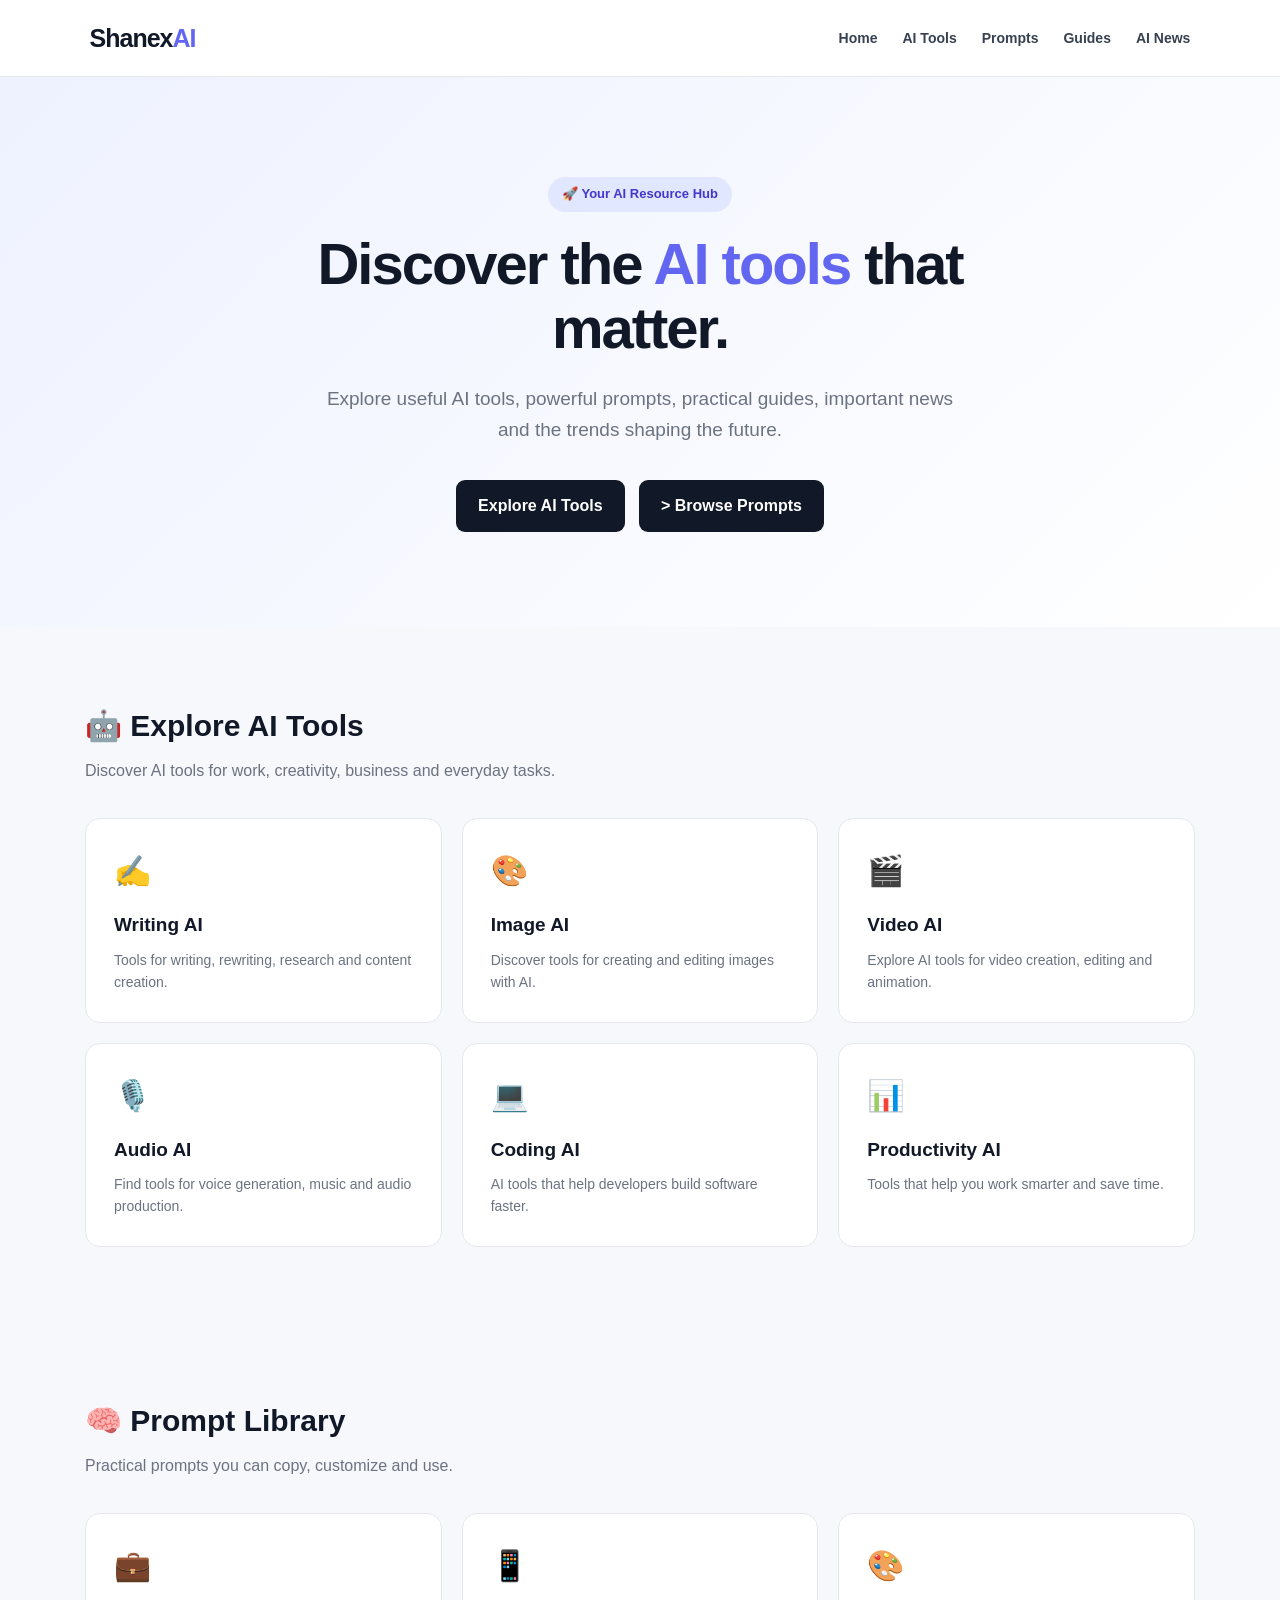
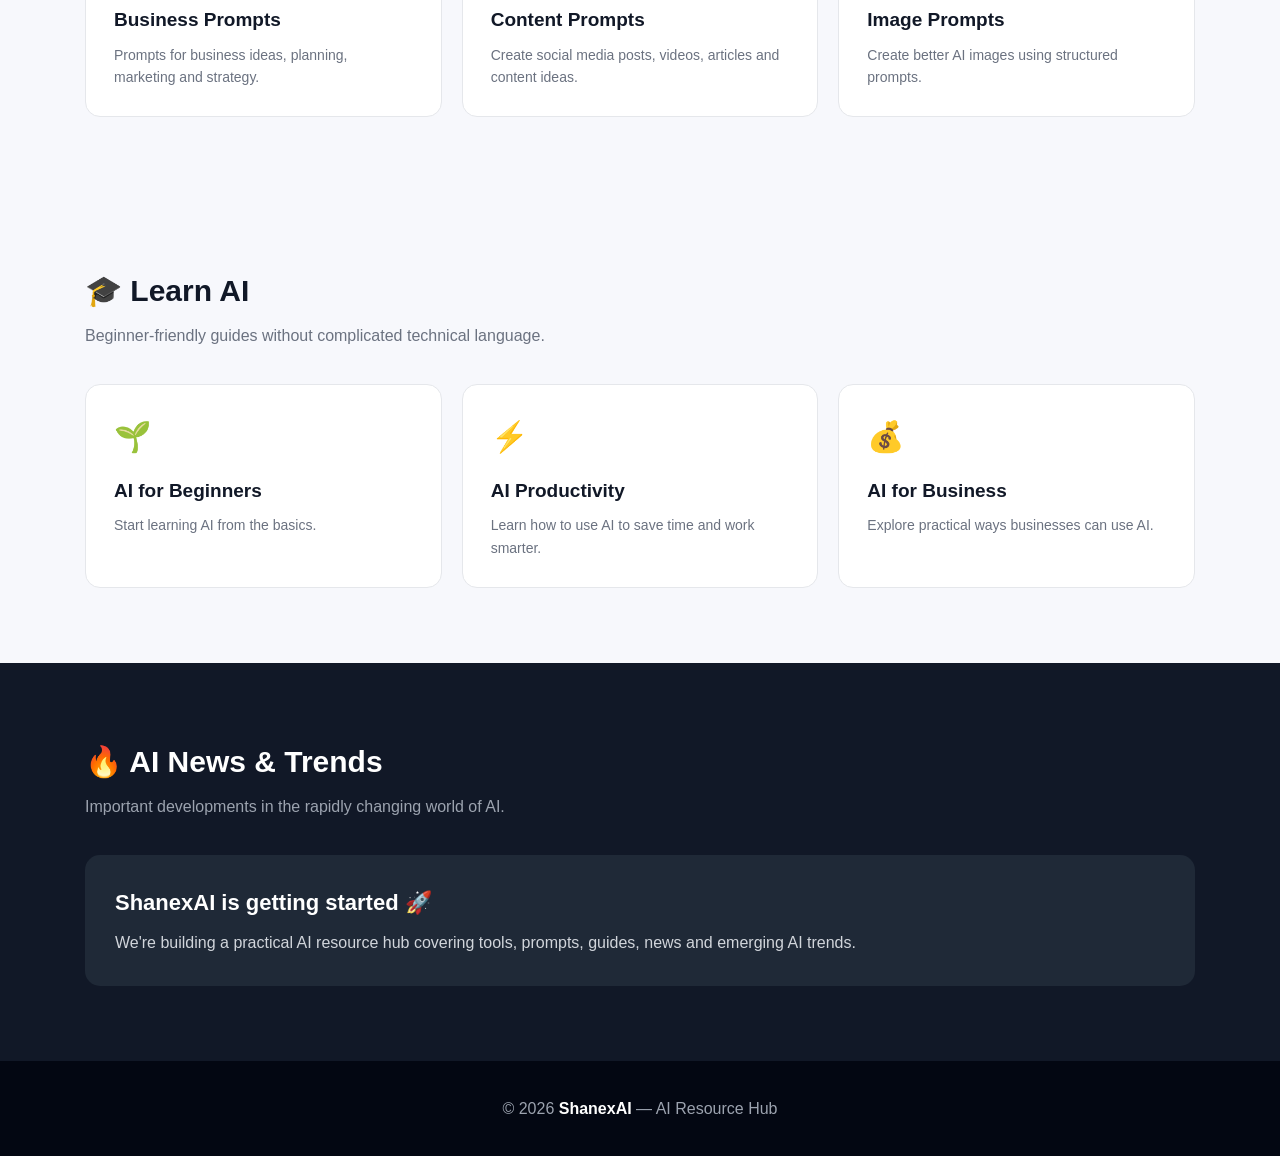
<file: index.html>
<!DOCTYPE html>
<html lang="en">

<head>

    <meta charset="UTF-8">

    <meta name="viewport" content="width=device-width, initial-scale=1.0">

    <title>ShanexAI — AI Resource Hub</title>

    <meta name="description"
        content="ShanexAI is an AI resource hub for discovering AI tools, prompts, guides, news and trends.">

    <link rel="stylesheet" href="css/style.css">

</head>


<body>


<!-- =========================
     HEADER
========================= -->

<header>

    <div class="logo">
        Shanex<span>AI</span>
    </div>

    <nav>

        <a href="#">Home</a>

        <a href="tools.html">AI Tools</a>

        <a href="prompts.html">Prompts</a>

        <a href="guides.html">Guides</a>

        <a href="news.html">AI News</a>

    </nav>

</header>


<!-- =========================
     HERO
========================= -->

<section class="hero">

    <div class="hero-label">
        🚀 Your AI Resource Hub
    </div>

    <h1>
        Discover the
        <span>AI tools</span>
        that matter.
    </h1>

    <p>
        Explore useful AI tools, powerful prompts, practical guides,
        important news and the trends shaping the future.
    </p>

    <div class="hero-buttons">

        <a href="#tools.html" class="button button-primary">
            Explore AI Tools
        </a>

        <a href="prompts.html" class="button button-primary">>
            Browse Prompts
        </a>

    </div>

</section>


<!-- =========================
     TOOLS
========================= -->

<section class="section" id="tools">

    <div class="section-header">

        <h2>🤖 Explore AI Tools</h2>

        <p>
            Discover AI tools for work, creativity, business and everyday tasks.
        </p>

    </div>


    <div class="cards">

        <div class="card">

            <div class="icon">✍️</div>

            <h3>Writing AI</h3>

            <p>
                Tools for writing, rewriting, research and content creation.
            </p>

        </div>


        <div class="card">

            <div class="icon">🎨</div>

            <h3>Image AI</h3>

            <p>
                Discover tools for creating and editing images with AI.
            </p>

        </div>


        <div class="card">

            <div class="icon">🎬</div>

            <h3>Video AI</h3>

            <p>
                Explore AI tools for video creation, editing and animation.
            </p>

        </div>


        <div class="card">

            <div class="icon">🎙️</div>

            <h3>Audio AI</h3>

            <p>
                Find tools for voice generation, music and audio production.
            </p>

        </div>


        <div class="card">

            <div class="icon">💻</div>

            <h3>Coding AI</h3>

            <p>
                AI tools that help developers build software faster.
            </p>

        </div>


        <div class="card">

            <div class="icon">📊</div>

            <h3>Productivity AI</h3>

            <p>
                Tools that help you work smarter and save time.
            </p>

        </div>

    </div>

</section>


<!-- =========================
     PROMPTS
========================= -->

<section class="section" id="prompts">

    <div class="section-header">

        <h2>🧠 Prompt Library</h2>

        <p>
            Practical prompts you can copy, customize and use.
        </p>

    </div>


    <div class="cards">

        <div class="card">

            <div class="icon">💼</div>

            <h3>Business Prompts</h3>

            <p>
                Prompts for business ideas, planning, marketing and strategy.
            </p>

        </div>


        <div class="card">

            <div class="icon">📱</div>

            <h3>Content Prompts</h3>

            <p>
                Create social media posts, videos, articles and content ideas.
            </p>

        </div>


        <div class="card">

            <div class="icon">🎨</div>

            <h3>Image Prompts</h3>

            <p>
                Create better AI images using structured prompts.
            </p>

        </div>

    </div>

</section>


<!-- =========================
     GUIDES
========================= -->

<section class="section" id="guides">

    <div class="section-header">

        <h2>🎓 Learn AI</h2>

        <p>
            Beginner-friendly guides without complicated technical language.
        </p>

    </div>


    <div class="cards">

        <div class="card">

            <div class="icon">🌱</div>

            <h3>AI for Beginners</h3>

            <p>
                Start learning AI from the basics.
            </p>

        </div>


        <div class="card">

            <div class="icon">⚡</div>

            <h3>AI Productivity</h3>

            <p>
                Learn how to use AI to save time and work smarter.
            </p>

        </div>


        <div class="card">

            <div class="icon">💰</div>

            <h3>AI for Business</h3>

            <p>
                Explore practical ways businesses can use AI.
            </p>

        </div>

    </div>

</section>


<!-- =========================
     NEWS
========================= -->

<section class="featured" id="news">

    <div class="section">

        <div class="section-header">

            <h2>🔥 AI News & Trends</h2>

            <p>
                Important developments in the rapidly changing world of AI.
            </p>

        </div>


        <div class="featured-card">

            <h3>
                ShanexAI is getting started 🚀
            </h3>

            <p>
                We're building a practical AI resource hub covering
                tools, prompts, guides, news and emerging AI trends.
            </p>

        </div>

    </div>

</section>


<!-- =========================
     FOOTER
========================= -->

<footer>

    <p>
        © 2026 <strong>ShanexAI</strong> — AI Resource Hub
    </p>

</footer>


</body>

</html>
</file>
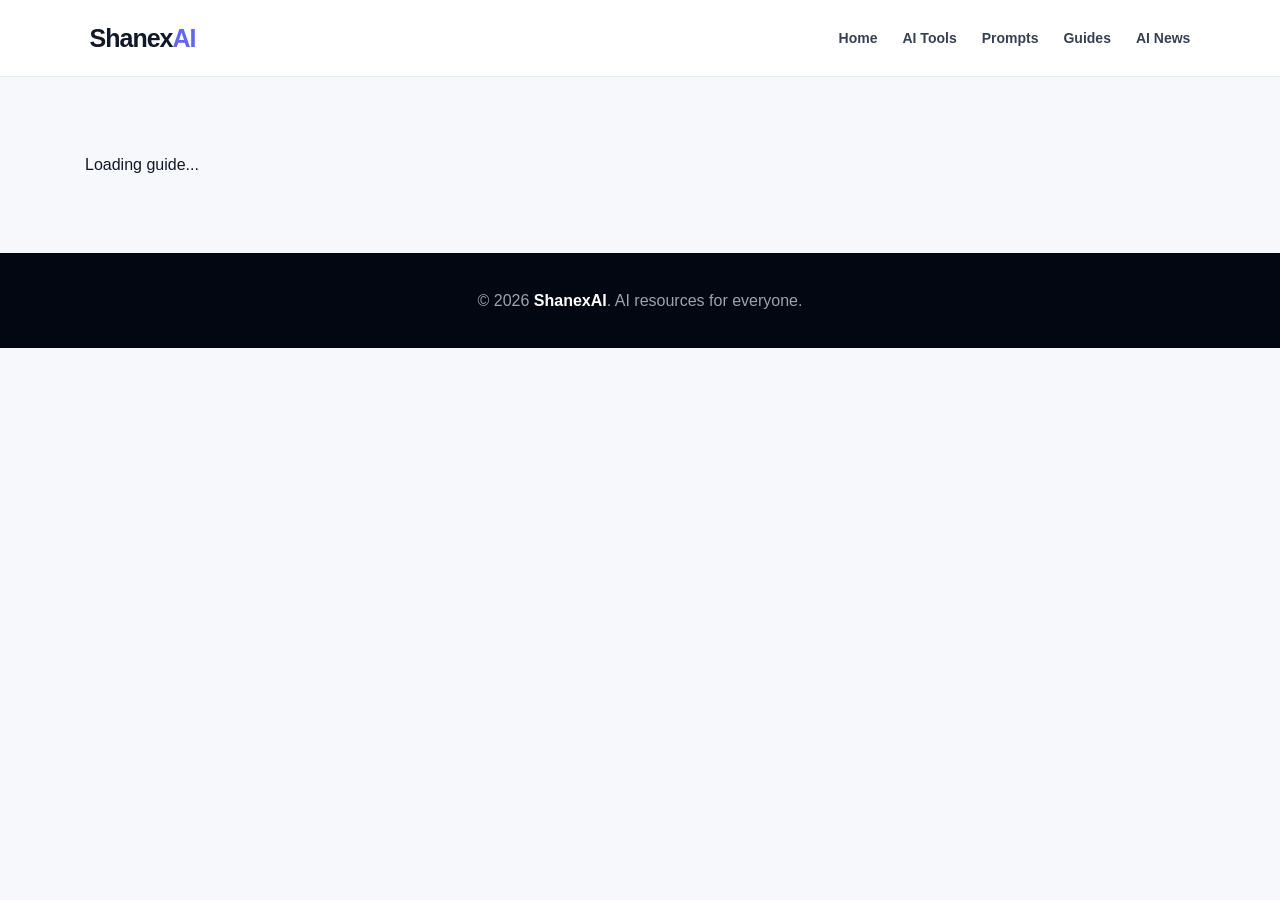
<file: guide.html>
<!DOCTYPE html>
<html lang="en">

<head>

    <meta charset="UTF-8">

    <meta name="viewport"
        content="width=device-width, initial-scale=1.0">

    <title>AI Guide — ShanexAI</title>

    <meta
        name="description"
        content="Simple AI guides and tutorials for beginners."
    >

    <link
        rel="stylesheet"
        href="css/style.css"
    >

</head>


<body>


<header>

    <div class="logo">
        Shanex<span>AI</span>
    </div>


    <nav>

        <a href="index.html">
            Home
        </a>

        <a href="tools.html">
            AI Tools
        </a>

        <a href="prompts.html">
            Prompts
        </a>

        <a href="guides.html">
            Guides
        </a>

        <a href="news.html">
            AI News
        </a>

    </nav>

</header>



<main class="section">

    <div id="guideArticle">

        <p>
            Loading guide...
        </p>

    </div>

</main>



<footer>

    <p>
        © 2026 <strong>ShanexAI</strong>.
        AI resources for everyone.
    </p>

</footer>


<script src="js/guides-data.js"></script>

<script src="js/guide.js"></script>


</body>

</html>
</file>
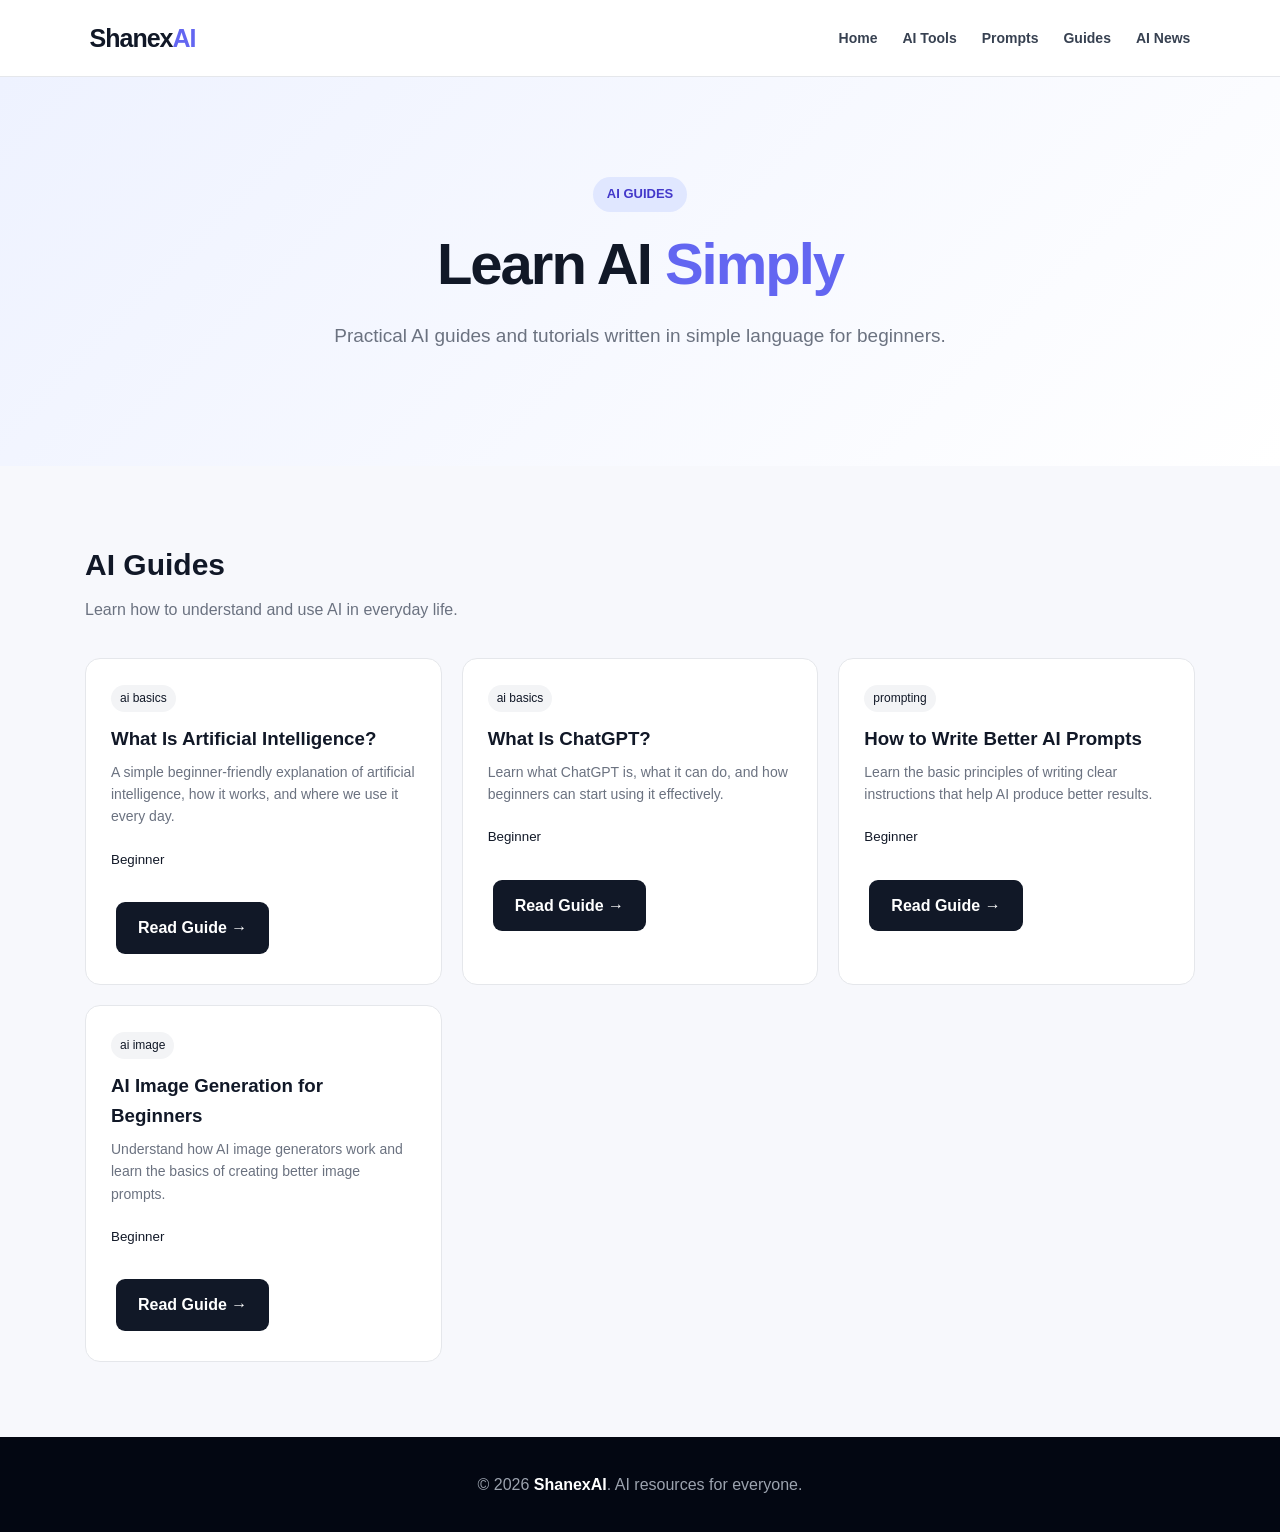
<file: guides.html>
<!DOCTYPE html>
<html lang="en">

<head>

    <meta charset="UTF-8">

    <meta name="viewport"
        content="width=device-width, initial-scale=1.0">

    <title>AI Guides — ShanexAI</title>

    <meta
        name="description"
        content="Simple AI guides and tutorials for beginners."
    >

    <link
        rel="stylesheet"
        href="css/style.css"
    >

</head>


<body>


<header>

    <div class="logo">
        Shanex<span>AI</span>
    </div>


    <nav>

        <a href="index.html">
            Home
        </a>

        <a href="tools.html">
            AI Tools
        </a>

        <a href="prompts.html">
            Prompts
        </a>

        <a href="guides.html">
            Guides
        </a>

        <a href="news.html">
            AI News
        </a>

    </nav>

</header>



<section class="hero">

    <span class="hero-label">
        AI GUIDES
    </span>


    <h1>
        Learn AI
        <span>Simply</span>
    </h1>


    <p>
        Practical AI guides and tutorials
        written in simple language for
        beginners.
    </p>

</section>



<section class="section">


    <div class="section-header">

        <h2>
            AI Guides
        </h2>

        <p>
            Learn how to understand and
            use AI in everyday life.
        </p>

    </div>


    <div
        class="tools-grid"
        id="guidesGrid"
    >
    </div>


</section>



<footer>

    <p>
        © 2026 <strong>ShanexAI</strong>.
        AI resources for everyone.
    </p>

</footer>

<script src="js/guides-data.js"></script>
<script src="js/guides.js"></script>
</body>

</html>
</file>
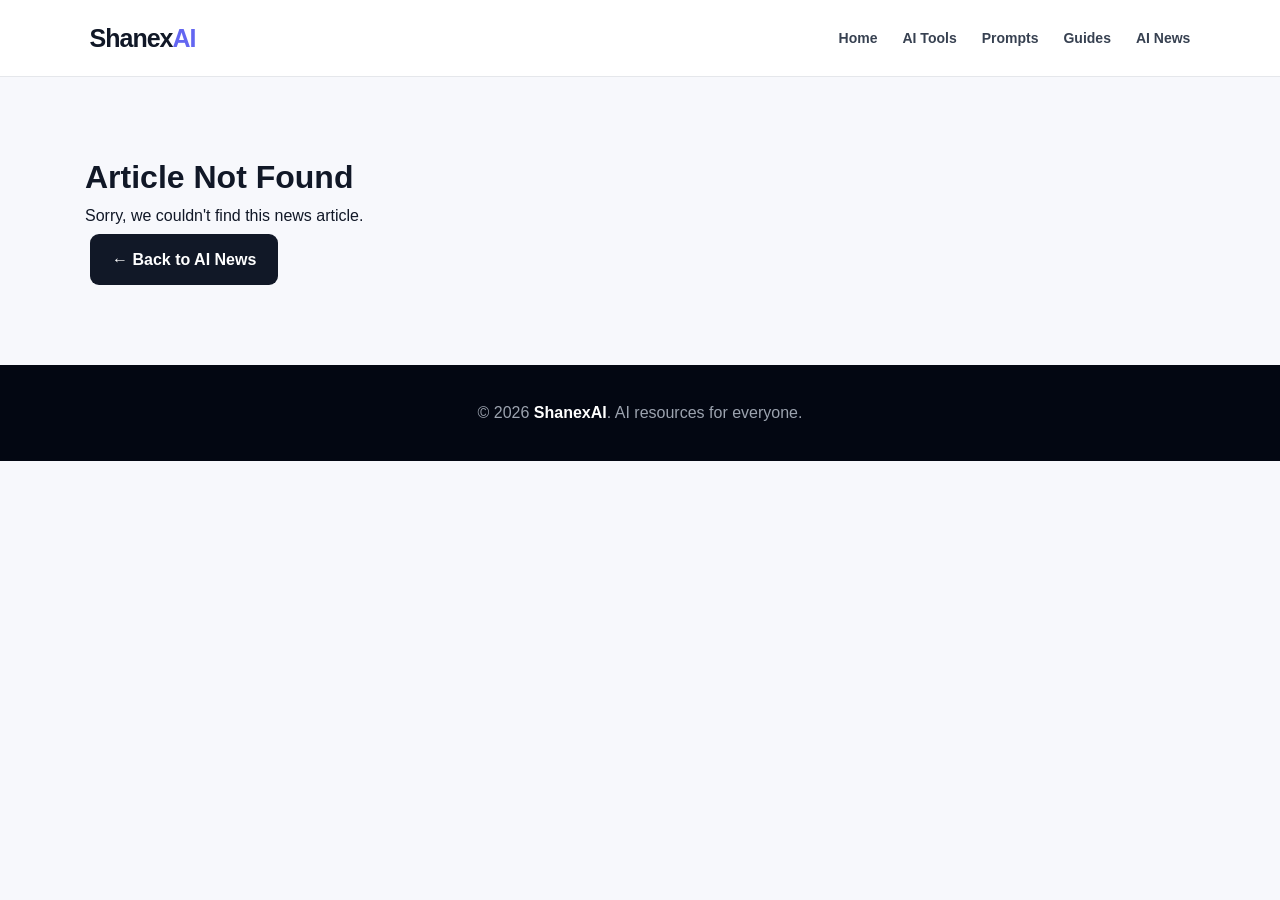
<file: news-article.html>
<!DOCTYPE html>
<html lang="en">

<head>

    <meta charset="UTF-8">

    <meta name="viewport"
        content="width=device-width, initial-scale=1.0">

    <title>AI News — ShanexAI</title>

    <meta
        name="description"
        content="AI news and developments explained simply by ShanexAI."
    >

    <link
        rel="stylesheet"
        href="css/style.css"
    >

</head>


<body>


<header>

    <div class="logo">
        Shanex<span>AI</span>
    </div>


    <nav>

        <a href="index.html">
            Home
        </a>

        <a href="tools.html">
            AI Tools
        </a>

        <a href="prompts.html">
            Prompts
        </a>

        <a href="guides.html">
            Guides
        </a>

        <a href="news.html">
            AI News
        </a>

    </nav>

</header>



<main class="section">

    <div id="newsArticle">

        <p>
            Loading article...
        </p>

    </div>

</main>



<footer>

    <p>
        © 2026 <strong>ShanexAI</strong>.
        AI resources for everyone.
    </p>

</footer>


<script src="js/news-data.js"></script>

<script src="js/news-article.js"></script>


</body>

</html>
</file>
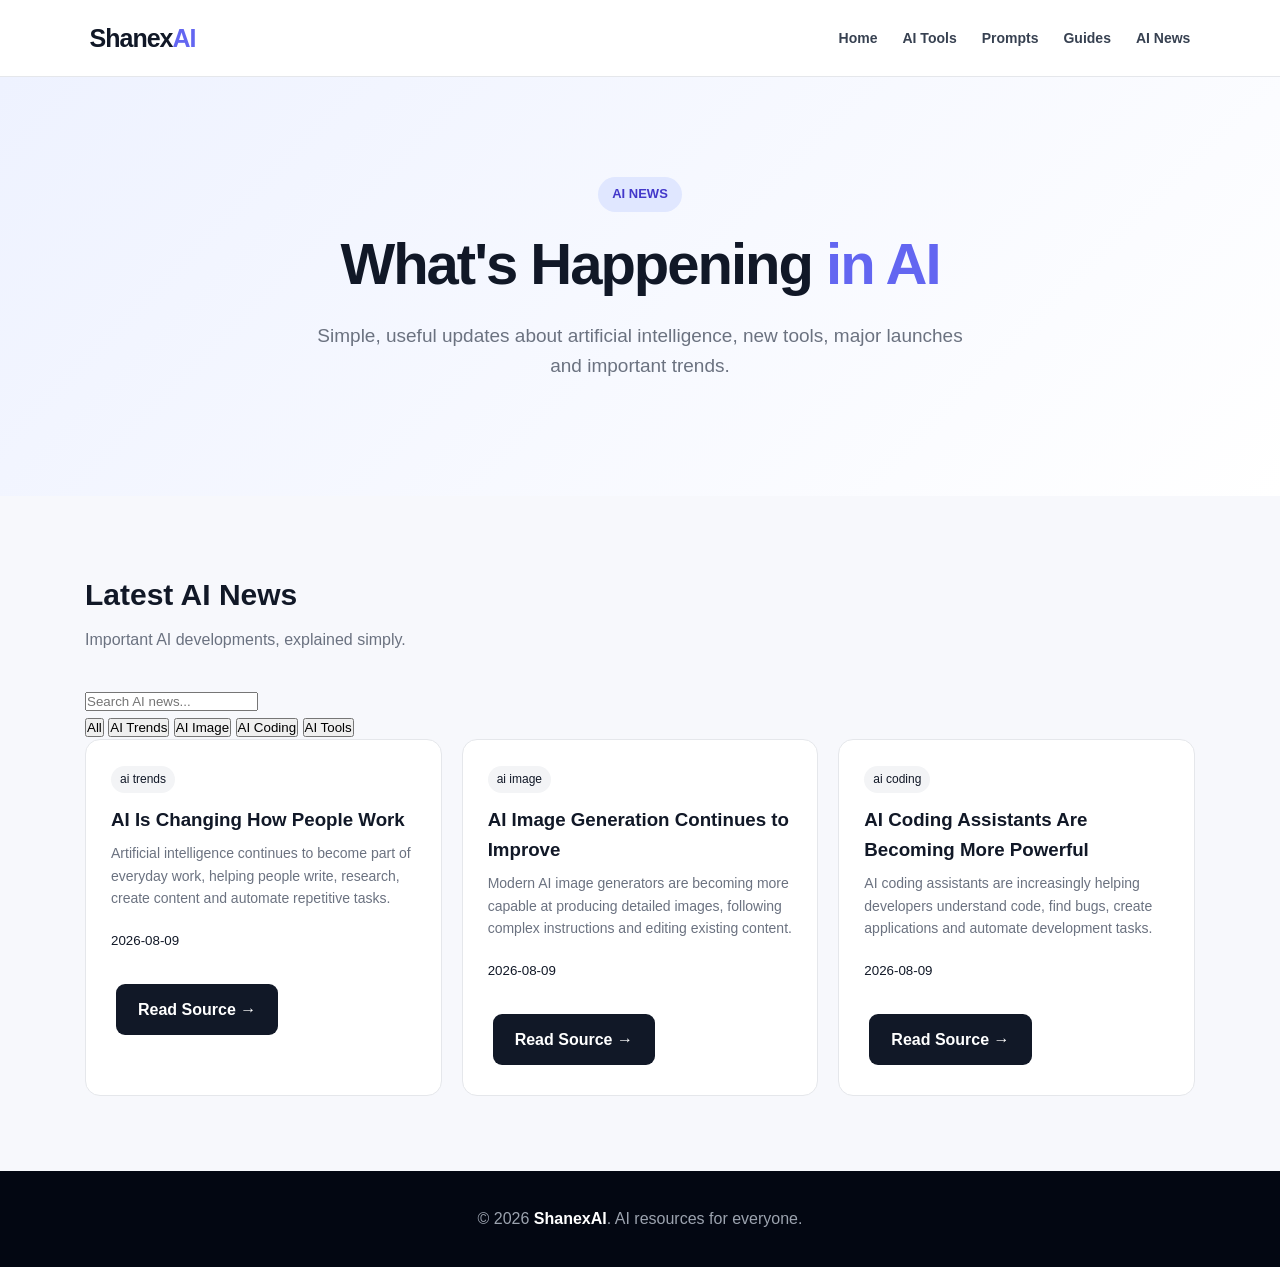
<file: news.html>
<!DOCTYPE html>
<html lang="en">

<head>

    <meta charset="UTF-8">

    <meta name="viewport"
        content="width=device-width, initial-scale=1.0">

    <title>AI News — ShanexAI</title>

    <meta
        name="description"
        content="Latest AI news, announcements, launches and important developments."
    >

    <link
        rel="stylesheet"
        href="css/style.css"
    >

</head>


<body>


<header>

    <div class="logo">
        Shanex<span>AI</span>
    </div>


    <nav>

        <a href="index.html">
            Home
        </a>

        <a href="tools.html">
            AI Tools
        </a>

        <a href="prompts.html">
            Prompts
        </a>

        <a href="guides.html">
            Guides
        </a>

        <a href="news.html">
            AI News
        </a>

    </nav>

</header>



<section class="hero">

    <span class="hero-label">
        AI NEWS
    </span>


    <h1>
        What's Happening
        <span>in AI</span>
    </h1>


    <p>
        Simple, useful updates about
        artificial intelligence, new tools,
        major launches and important trends.
    </p>

</section>



<section class="section">


    <div class="section-header">

        <h2>
            Latest AI News
        </h2>

        <p>
            Important AI developments,
            explained simply.
        </p>

    </div>
  <div class="news-controls">

    <input
        type="text"
        id="newsSearch"
        placeholder="Search AI news..."
    >

    <div class="news-categories">

        <button
            class="news-category active"
            data-category="all"
        >
            All
        </button>

        <button
            class="news-category"
            data-category="ai trends"
        >
            AI Trends
        </button>

        <button
            class="news-category"
            data-category="ai image"
        >
            AI Image
        </button>

        <button
            class="news-category"
            data-category="ai coding"
        >
            AI Coding
        </button>

        <button
            class="news-category"
            data-category="ai tools"
        >
            AI Tools
        </button>

    </div>

</div>

    <div
        class="tools-grid"
        id="newsGrid"
    >
    </div>


</section>



<footer>

    <p>
        © 2026 <strong>ShanexAI</strong>.
        AI resources for everyone.
    </p>

</footer>

<script src="js/news-data.js"></script>
<script src="js/news.js"></script>
</body>

</html>
</file>
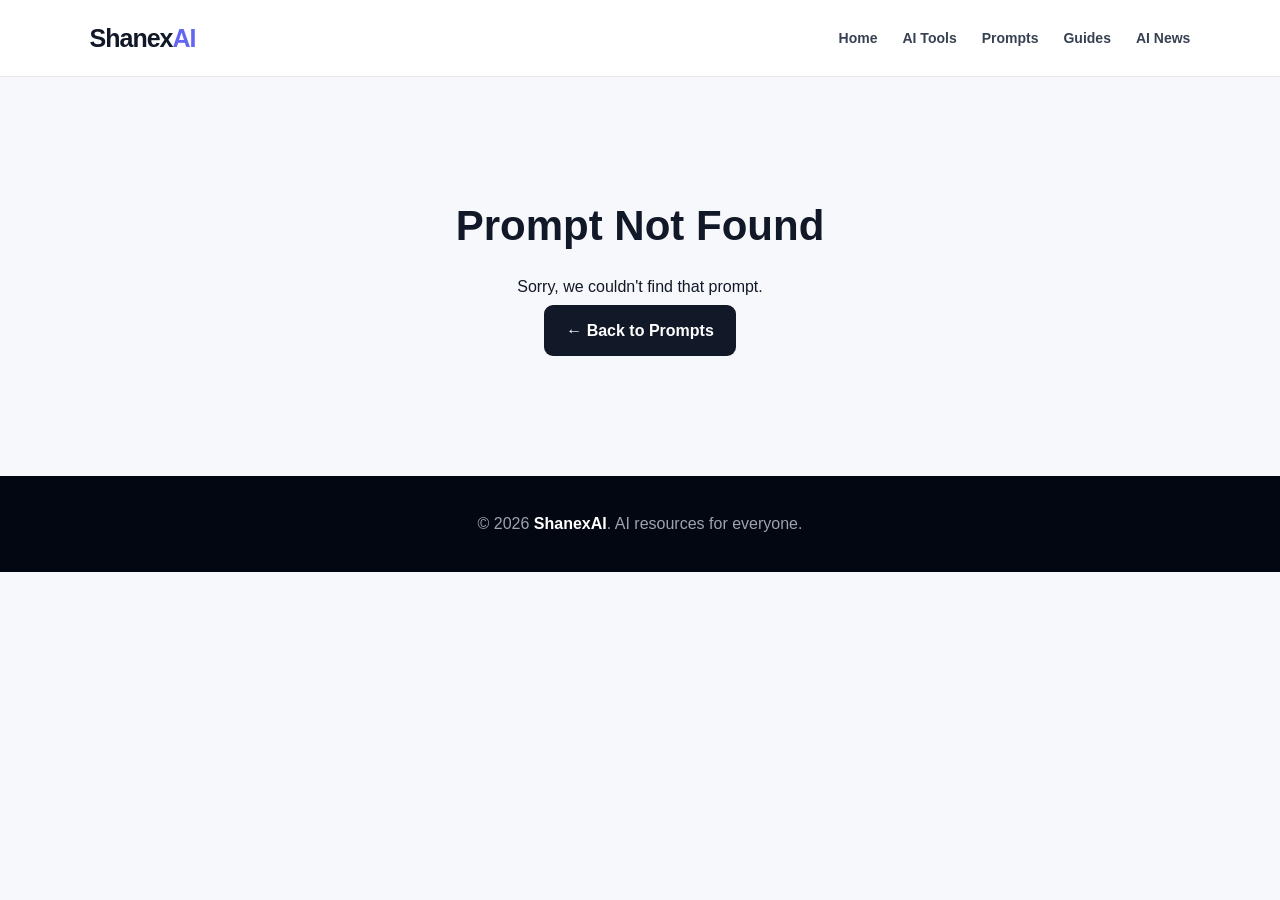
<file: prompt.html>
<!DOCTYPE html>
<html lang="en">

<head>

    <meta charset="UTF-8">

    <meta name="viewport"
        content="width=device-width, initial-scale=1.0">

    <title>AI Prompt — ShanexAI</title>

    <meta
        name="description"
        content="Useful AI prompt from ShanexAI."
    >

    <link
        rel="stylesheet"
        href="css/style.css"
    >

</head>


<body>


<header>

    <div class="logo">
        Shanex<span>AI</span>
    </div>


    <nav>

        <a href="index.html">
            Home
        </a>

        <a href="tools.html">
            AI Tools
        </a>

        <a href="prompts.html">
            Prompts
        </a>

        <a href="guides.html">
            Guides
        </a>

        <a href="news.html">
            AI News
        </a>

    </nav>

</header>



<main class="section">


    <div id="promptPage">

        <p>
            Loading prompt...
        </p>

    </div>


</main>



<footer>

    <p>
        © 2026 <strong>ShanexAI</strong>.
        AI resources for everyone.
    </p>

</footer>


<script src="js/prompts-data.js"></script>

<script src="js/prompt.js"></script>


</body>

</html>
</file>
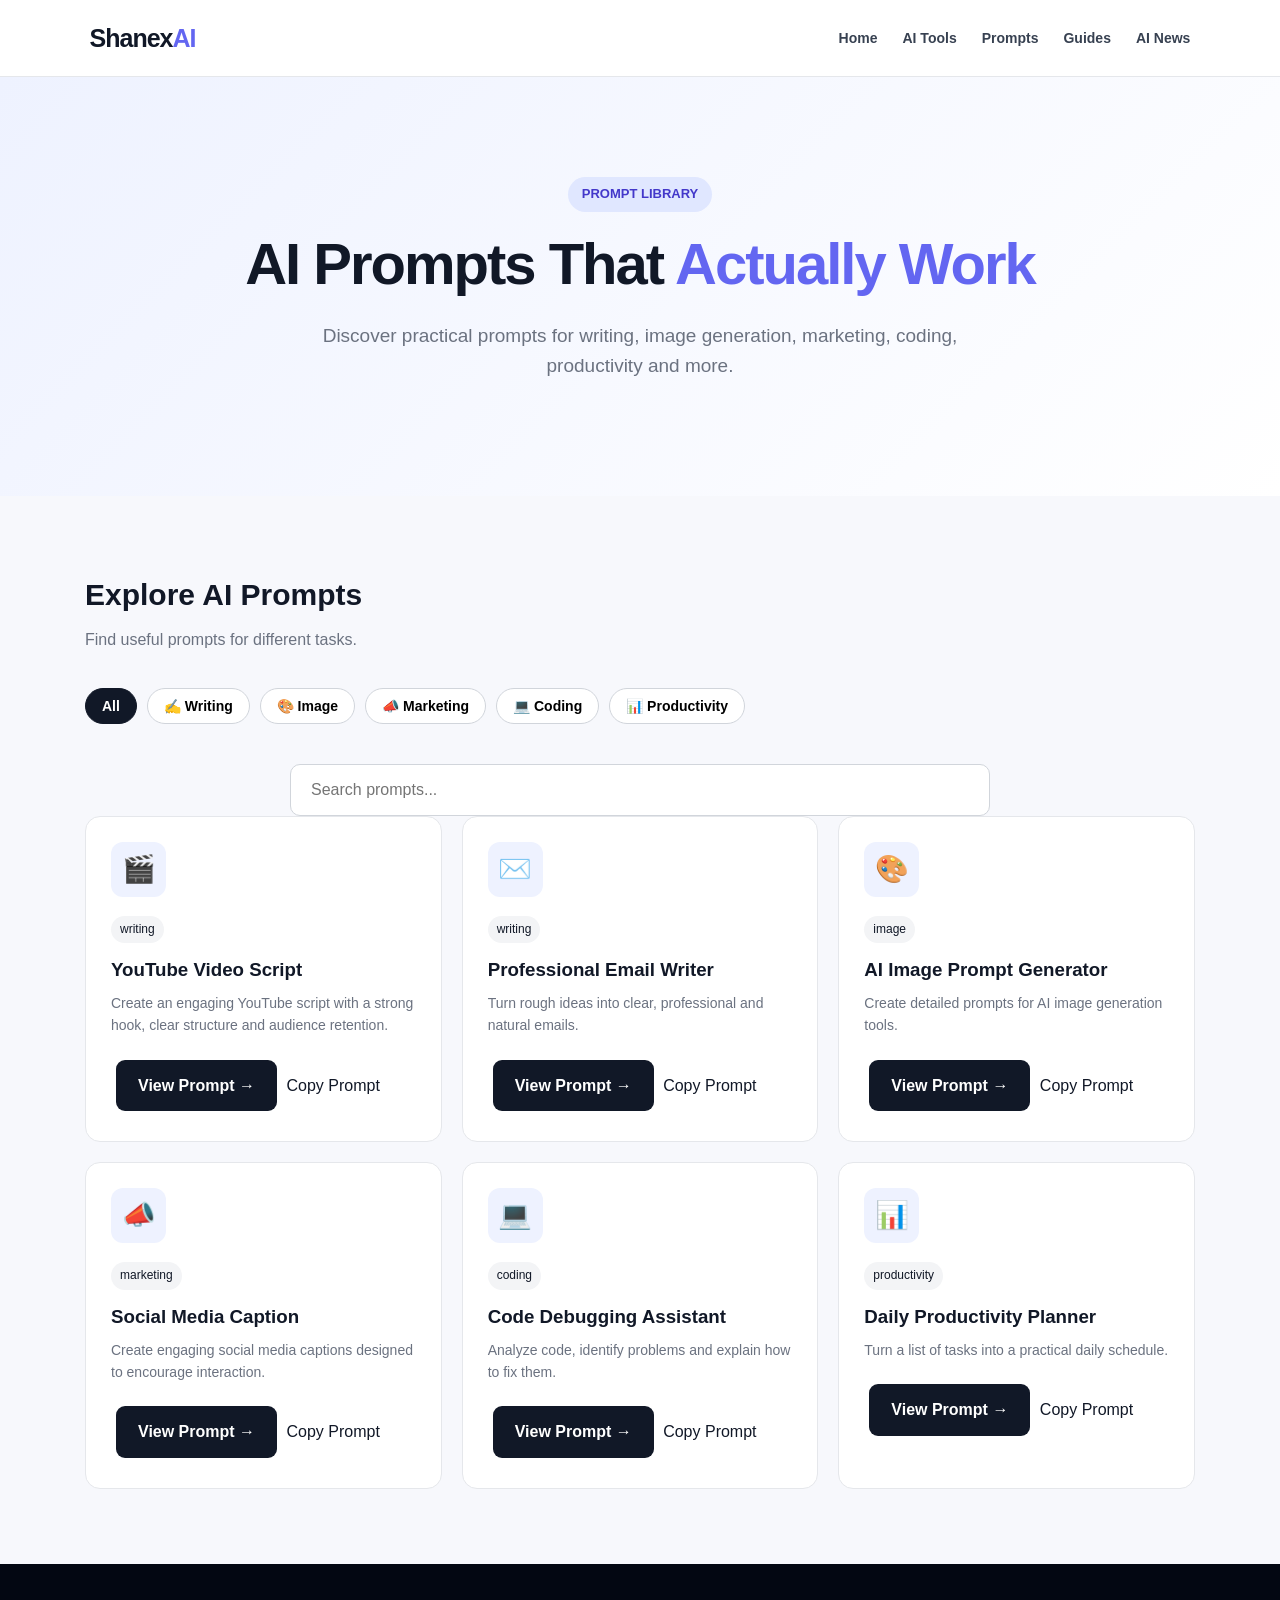
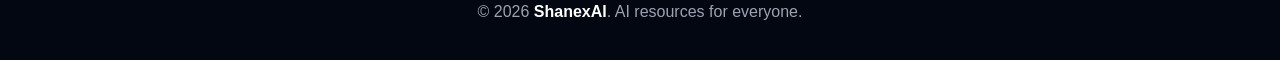
<file: prompts.html>
<!DOCTYPE html>
<html lang="en">

<head>

    <meta charset="UTF-8">

    <meta name="viewport"
        content="width=device-width, initial-scale=1.0">

    <title>AI Prompts — ShanexAI</title>

    <meta
        name="description"
        content="Discover useful AI prompts for ChatGPT, image generation, marketing, coding and more."
    >

    <link
        rel="stylesheet"
        href="css/style.css"
    >

</head>


<body>


<header>

    <div class="logo">
        Shanex<span>AI</span>
    </div>


    <nav>

        <a href="index.html">
            Home
        </a>

        <a href="tools.html">
            AI Tools
        </a>

        <a href="prompts.html">
            Prompts
        </a>

         <a href="guides.html">
            Guides
        </a>

        <a href="news.html">
            AI News
        </a>

    </nav>

</header>



<section class="hero">

    <span class="hero-label">
        PROMPT LIBRARY
    </span>


    <h1>
        AI Prompts That
        <span>Actually Work</span>
    </h1>


    <p>
        Discover practical prompts for writing,
        image generation, marketing, coding,
        productivity and more.
    </p>


</section>



<section class="section">


    <div class="section-header">

        <h2>
            Explore AI Prompts
        </h2>

        <p>
            Find useful prompts for different tasks.
        </p>

    </div>



<div class="categories">

    <button
        class="category active"
        data-category="all">
        All
    </button>

    <button
        class="category"
        data-category="writing">
        ✍️ Writing
    </button>

    <button
        class="category"
        data-category="image">
        🎨 Image
    </button>

    <button
        class="category"
        data-category="marketing">
        📣 Marketing
    </button>

    <button
        class="category"
        data-category="coding">
        💻 Coding
    </button>

    <button
        class="category"
        data-category="productivity">
        📊 Productivity
    </button>

</div>



    <div class="search-container">

        <input
            type="text"
            class="search-box"
            placeholder="Search prompts..."
        >

    </div>


</section>



<footer>

    <p>
        © 2026 <strong>ShanexAI</strong>.
        AI resources for everyone.
    </p>

</footer>

<script src="js/prompts-data.js"></script>
<script src="js/prompts.js"></script>
</body>

</html>
</file>
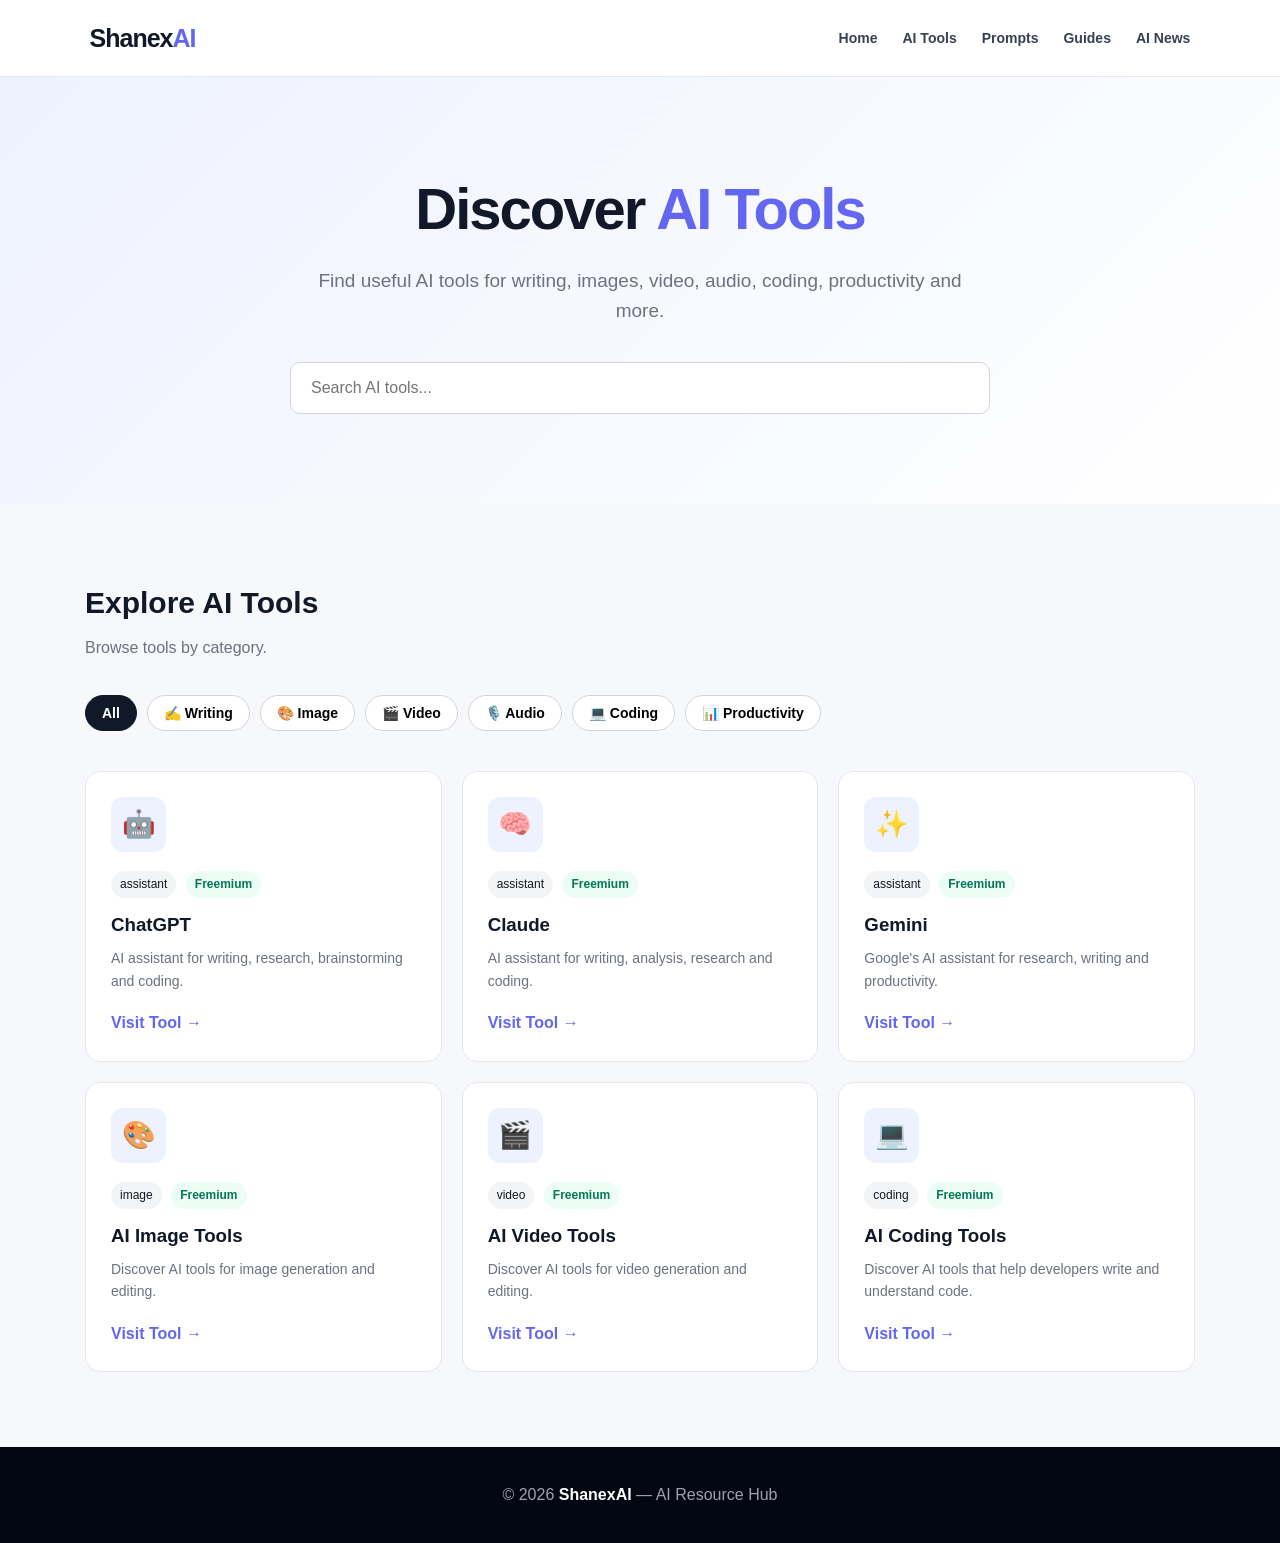
<file: tools.html>
<!DOCTYPE html>
<html lang="en">

<head>

    <meta charset="UTF-8">

    <meta name="viewport" content="width=device-width, initial-scale=1.0">

    <title>AI Tools — ShanexAI</title>

    <meta name="description"
        content="Discover useful AI tools for writing, images, video, audio, coding and productivity.">

    <link rel="stylesheet" href="css/style.css">
</head>


<body>


<!-- =========================
     HEADER
========================= -->

<header>

    <div class="logo">
        Shanex<span>AI</span>
    </div>


    <nav>

        <a href="index.html">
            Home
        </a>

        <a href="tools.html">
            AI Tools
        </a>

       <a href="prompts.html">
            Prompts
        </a>

        <a href="guides.html">
            Guides
        </a>

        <a href="news.html">
            AI News
        </a>

    </nav>

</header>



<!-- =========================
     HERO
========================= -->

<section class="hero">

    <h1>
        Discover <span>AI Tools</span>
    </h1>


    <p>
        Find useful AI tools for writing, images,
        video, audio, coding, productivity and more.
    </p>


    <div class="search-container">

        <input
            type="text"
            class="search-box"
            id="toolSearch"
            placeholder="Search AI tools..."
        >

    </div>
<div id="noResults" class="no-results">
    <h3>No tools found</h3>
    <p>Try searching for another AI tool or category.</p>
</div>
</section>



<!-- =========================
     TOOLS
========================= -->

<section class="section">


    <div class="section-header">

        <h2>
            Explore AI Tools
        </h2>

        <p>
            Browse tools by category.
        </p>

    </div>



    <!-- CATEGORIES -->

   <div class="categories">

    <button class="category active" data-category="all">
        All
    </button>

    <button class="category" data-category="writing">
        ✍️ Writing
    </button>

    <button class="category" data-category="image">
        🎨 Image
    </button>

    <button class="category" data-category="video">
        🎬 Video
    </button>

    <button class="category" data-category="audio">
        🎙️ Audio
    </button>

    <button class="category" data-category="coding">
        💻 Coding
    </button>

    <button class="category" data-category="productivity">
        📊 Productivity
    </button>

</div>



    <!-- TOOL CARDS -->

   <div class="tools-grid" id="toolsGrid">
    </div>

</section>



<!-- =========================
     FOOTER
========================= -->

<footer>

    <p>
        © 2026 <strong>ShanexAI</strong>
        — AI Resource Hub
    </p>

</footer>

<script src="js/tools-data.js"></script>
<script src="js/tools.js"></script>
</body>

</html>
</file>
<file: css/style.css>
* {
    box-sizing: border-box;
    margin: 0;
    padding: 0;
}

body {
    font-family: Arial, Helvetica, sans-serif;
    background: #f7f8fc;
    color: #111827;
    line-height: 1.6;
}


/* =========================
   HEADER
========================= */

header {
    background: white;
    border-bottom: 1px solid #e5e7eb;
    padding: 18px 7%;

    display: flex;
    align-items: center;
    justify-content: space-between;

    position: sticky;
    top: 0;
    z-index: 100;
}

.logo {
    font-size: 25px;
    font-weight: 800;
    letter-spacing: -1px;
}

.logo span {
    color: #6366f1;
}

nav {
    display: flex;
    gap: 25px;
}

nav a {
    text-decoration: none;
    color: #374151;
    font-size: 14px;
    font-weight: 600;
}

nav a:hover {
    color: #6366f1;
}


/* =========================
   HERO
========================= */

.hero {
    text-align: center;
    padding: 100px 20px 90px;
    background: linear-gradient(135deg, #eef2ff, #ffffff);
}

.hero-label {
    display: inline-block;
    background: #e0e7ff;
    color: #4338ca;
    padding: 7px 14px;
    border-radius: 30px;
    font-size: 13px;
    font-weight: 700;
    margin-bottom: 20px;
}

.hero h1 {
    font-size: 58px;
    line-height: 1.1;
    letter-spacing: -2px;
    max-width: 800px;
    margin: auto;
}

.hero h1 span {
    color: #6366f1;
}

.hero p {
    max-width: 650px;
    margin: 25px auto;
    font-size: 19px;
    color: #6b7280;
}

.hero-buttons {
    margin-top: 30px;
}

.button {
    display: inline-block;
    padding: 13px 22px;
    border-radius: 9px;
    text-decoration: none;
    font-weight: 700;
    margin: 5px;
}

.button-primary {
    background: #111827;
    color: white;
}

.button-secondary {
    background: white;
    color: #111827;
    border: 1px solid #d1d5db;
}


/* =========================
   GENERAL SECTIONS
========================= */

.section {
    max-width: 1150px;
    margin: auto;
    padding: 75px 20px;
}

.section-header {
    margin-bottom: 35px;
}

.section-header h2 {
    font-size: 30px;
    margin-bottom: 8px;
}

.section-header p {
    color: #6b7280;
}


/* =========================
   CARDS
========================= */

.cards {
    display: grid;
    grid-template-columns: repeat(3, 1fr);
    gap: 20px;
}

.card {
    background: white;
    padding: 28px;
    border-radius: 15px;
    border: 1px solid #e5e7eb;
    transition: 0.2s;
}

.card:hover {
    transform: translateY(-4px);
    box-shadow: 0 10px 30px rgba(0,0,0,0.08);
}

.icon {
    font-size: 30px;
    margin-bottom: 15px;
}

.card h3 {
    margin-bottom: 8px;
    font-size: 19px;
}

.card p {
    color: #6b7280;
    font-size: 14px;
}


/* =========================
   FEATURED SECTION
========================= */

.featured {
    background: #111827;
    color: white;
}

.featured .section-header p {
    color: #9ca3af;
}

.featured-card {
    background: #1f2937;
    padding: 30px;
    border-radius: 15px;
}

.featured-card h3 {
    font-size: 22px;
    margin-bottom: 10px;
}

.featured-card p {
    color: #d1d5db;
}


/* =========================
   TOOL PAGE
========================= */

.search-container {
    max-width: 700px;
    margin: 35px auto 0;
}

.search-box {
    width: 100%;
    padding: 16px 20px;
    border: 1px solid #d1d5db;
    border-radius: 10px;
    font-size: 16px;
    outline: none;
}

.search-box:focus {
    border-color: #6366f1;
}

.categories {
    display: flex;
    flex-wrap: wrap;
    gap: 10px;
    margin-bottom: 40px;
}

.category {
    background: white;
    border: 1px solid #d1d5db;
    padding: 9px 16px;
    border-radius: 30px;
    cursor: pointer;
    font-weight: 600;
    font-size: 14px;
}

.category:hover {
    background: #eef2ff;
    border-color: #6366f1;
}

.tools-grid {
    display: grid;
    grid-template-columns: repeat(3, 1fr);
    gap: 20px;
}

.tool-card {
    background: white;
    border: 1px solid #e5e7eb;
    border-radius: 15px;
    padding: 25px;
    transition: 0.2s;
}

.tool-card:hover {
    transform: translateY(-4px);
    box-shadow: 0 10px 30px rgba(0,0,0,0.08);
}

.tool-icon {
    width: 55px;
    height: 55px;
    border-radius: 12px;
    background: #eef2ff;

    display: flex;
    align-items: center;
    justify-content: center;

    font-size: 27px;
    margin-bottom: 18px;
}

.tool-card h3 {
    margin-bottom: 7px;
}

.tool-category {
    display: inline-block;
    font-size: 12px;
    background: #f3f4f6;
    padding: 4px 9px;
    border-radius: 20px;
    margin-bottom: 12px;
}

.tool-card p {
    color: #6b7280;
    font-size: 14px;
    margin-bottom: 18px;
}

.tool-link {
    text-decoration: none;
    font-weight: 700;
    color: #6366f1;
}


/* =========================
   FOOTER
========================= */

footer {
    background: #030712;
    color: #9ca3af;
    text-align: center;
    padding: 35px 20px;
}

footer strong {
    color: white;
}


/* =========================
   MOBILE
========================= */

@media (max-width: 800px) {

    nav {
        display: none;
    }

    .hero h1 {
        font-size: 42px;
    }

    .cards {
        grid-template-columns: 1fr;
    }
.no-results {
    display: none;
    text-align: center;
    padding: 50px 20px;
    color: #6b7280;
}

.no-results h3 {
    color: #111827;
    font-size: 22px;
    margin-bottom: 8px;
}
    .tools-grid {
        grid-template-columns: 1fr;
    }

}
.category.active {
    background: #111827;
    color: white;
    border-color: #111827;
}
.tool-pricing {
    display: inline-block;
    font-size: 12px;
    background: #ecfdf5;
    color: #047857;
    padding: 4px 9px;
    border-radius: 20px;
    margin-left: 5px;
    margin-bottom: 12px;
    text-transform: capitalize;
    font-weight: 600;
}
/* =========================
   PROMPT DETAIL PAGE
========================= */

.prompt-detail {
    max-width: 850px;
    margin: 40px auto;
    text-align: center;
}

.prompt-detail .tool-icon {
    font-size: 50px;
    margin-bottom: 15px;
}

.prompt-detail .tool-category {
    display: inline-block;
    margin-bottom: 15px;
}

.prompt-detail h1 {
    font-size: 42px;
    margin-bottom: 15px;
}

.prompt-description {
    max-width: 650px;
    margin: 0 auto 35px;
    font-size: 18px;
    line-height: 1.7;
    opacity: 0.8;
}

.prompt-box {
    text-align: left;
    background: #f8fafc;
    border: 1px solid #e2e8f0;
    border-radius: 16px;
    padding: 30px;
    margin-bottom: 25px;
    overflow-x: auto;
}

.prompt-box h2 {
    margin-top: 0;
    margin-bottom: 20px;
    font-size: 20px;
}

.prompt-box pre {
    white-space: pre-wrap;
    font-family: inherit;
    font-size: 15px;
    line-height: 1.7;
    margin: 0;
}

#copyFullPrompt {
    cursor: pointer;
}
/* =========================
   BACK TO PROMPTS
========================= */

.back-to-prompts {
    display: inline-block;
    margin-bottom: 30px;
    text-decoration: none;
    font-weight: 600;
    opacity: 0.75;
    transition: opacity 0.2s ease;
}

.back-to-prompts:hover {
    opacity: 1;
}
/* =========================
   COPY PROMPT BUTTON
========================= */

#copyFullPrompt {
    min-width: 180px;
    padding: 13px 24px;
    font-size: 15px;
    font-weight: 600;
    border: none;
    border-radius: 10px;
    transition: transform 0.2s ease,
                opacity 0.2s ease;
}

#copyFullPrompt:hover {
    transform: translateY(-2px);
}

#copyFullPrompt:active {
    transform: translateY(0);
}
/* =========================
   GUIDE TABLE OF CONTENTS
========================= */

.guide-toc {
    text-align: left;
    background: #f8fafc;
    border: 1px solid #e2e8f0;
    border-radius: 16px;
    padding: 25px 30px;
    margin: 30px auto;
    max-width: 800px;
}

.guide-toc h2 {
    margin-top: 0;
    font-size: 20px;
}

.guide-toc ul {
    margin: 15px 0 0;
    padding-left: 20px;
}

.guide-toc li {
    margin-bottom: 10px;
}

.guide-toc a {
    text-decoration: none;
}

.guide-toc a:hover {
    text-decoration: underline;
}

.guide-content {
    text-align: left;
}

.guide-content h2 {
    margin-top: 35px;
}

.guide-content p {
    line-height: 1.8;
}

.guide-content li {
    margin-bottom: 10px;
}
</file>
